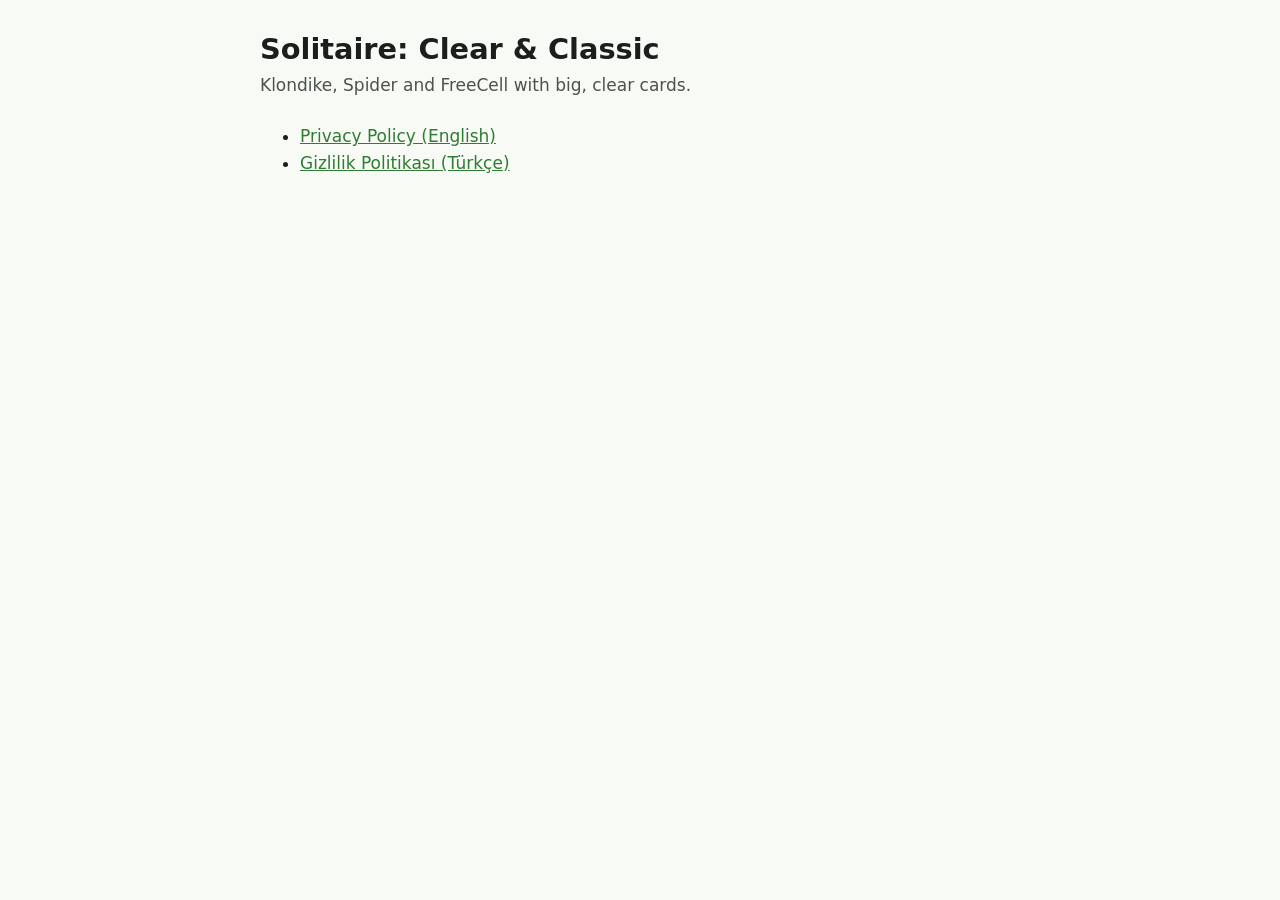
<file: index.html>
<!doctype html>
<html lang="en"><head><meta charset="utf-8"><meta name="viewport" content="width=device-width,initial-scale=1">
<title>Solitaire: Clear &amp; Classic</title><link rel="stylesheet" href="style.css"></head>
<body><main>
<h1>Solitaire: Clear &amp; Classic</h1>
<p class="meta">Klondike, Spider and FreeCell with big, clear cards.</p>
<ul>
<li><a href="privacy/">Privacy Policy (English)</a></li>
<li><a href="privacy/tr/">Gizlilik Politikası (Türkçe)</a></li>
</ul>
</main></body></html>
</file>
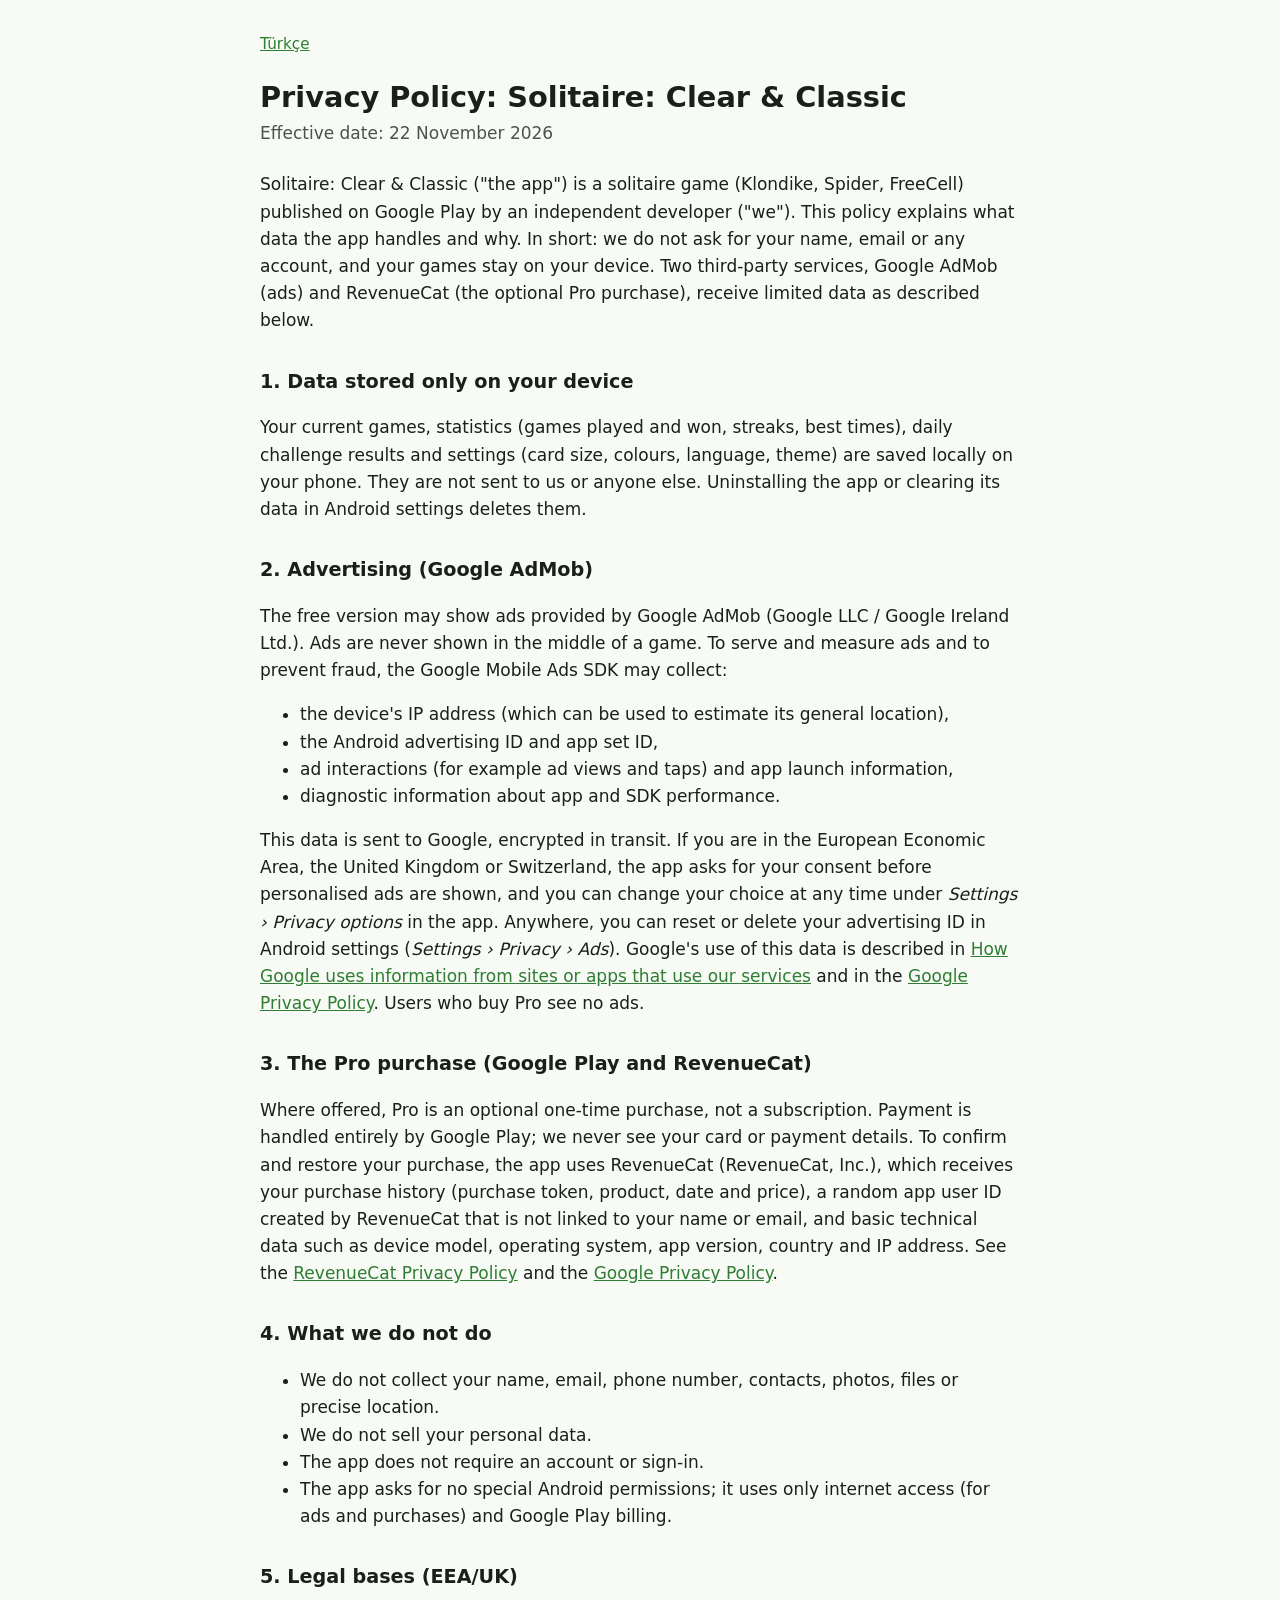
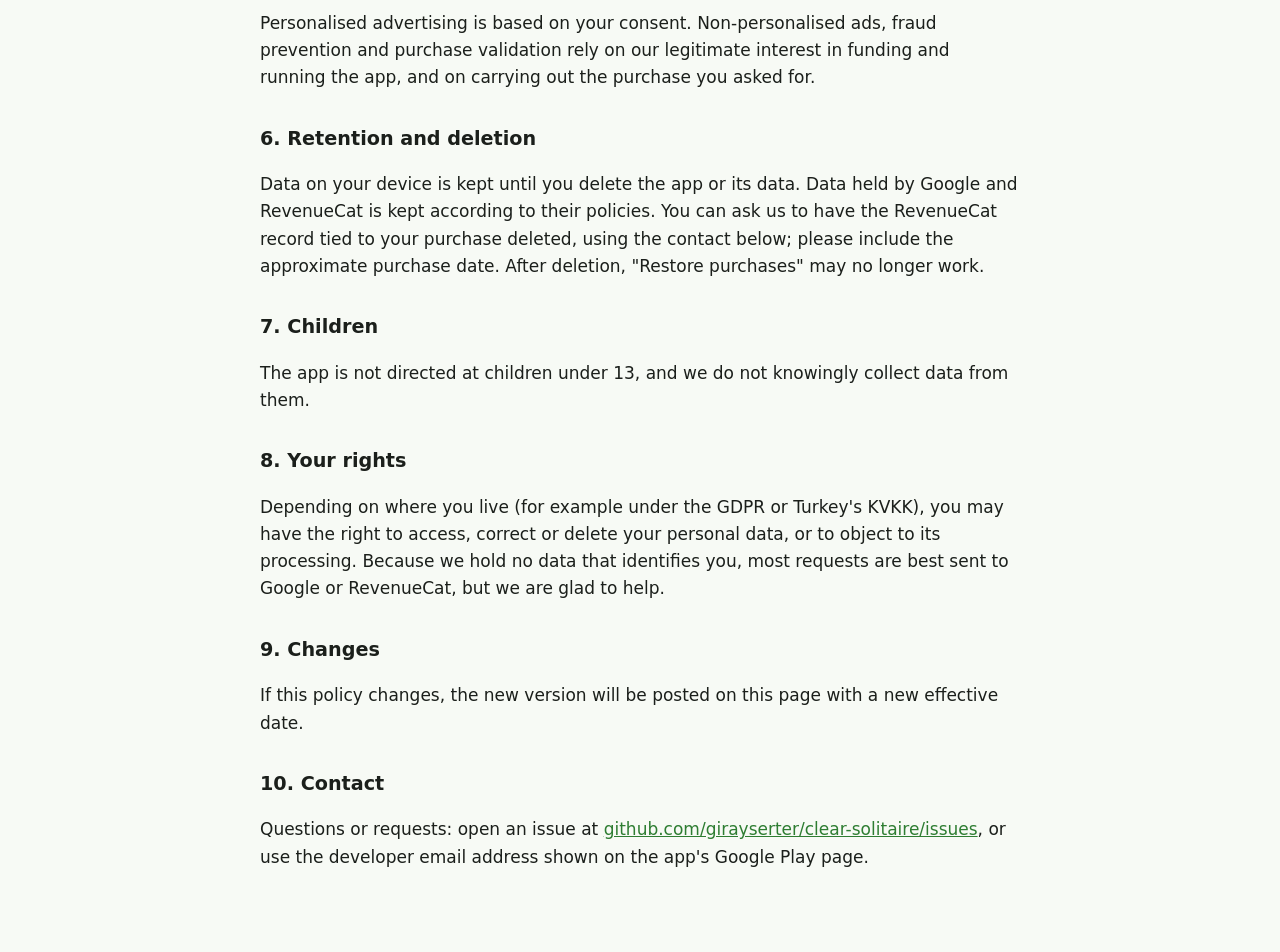
<file: privacy/index.html>
<!doctype html>
<html lang="en"><head><meta charset="utf-8"><meta name="viewport" content="width=device-width,initial-scale=1">
<title>Privacy Policy · Solitaire: Clear &amp; Classic</title><link rel="stylesheet" href="../style.css"></head>
<body><main>
<nav><a href="tr/">Türkçe</a></nav>
<h1>Privacy Policy: Solitaire: Clear &amp; Classic</h1>
<p class="meta">Effective date: 22 November 2026</p>

<p>Solitaire: Clear &amp; Classic ("the app") is a solitaire game (Klondike, Spider, FreeCell) published on Google Play by an independent developer ("we"). This policy explains what data the app handles and why. In short: we do not ask for your name, email or any account, and your games stay on your device. Two third-party services, Google AdMob (ads) and RevenueCat (the optional Pro purchase), receive limited data as described below.</p>

<h2>1. Data stored only on your device</h2>
<p>Your current games, statistics (games played and won, streaks, best times), daily challenge results and settings (card size, colours, language, theme) are saved locally on your phone. They are not sent to us or anyone else. Uninstalling the app or clearing its data in Android settings deletes them.</p>

<h2>2. Advertising (Google AdMob)</h2>
<p>The free version may show ads provided by Google AdMob (Google LLC / Google Ireland Ltd.). Ads are never shown in the middle of a game. To serve and measure ads and to prevent fraud, the Google Mobile Ads SDK may collect:</p>
<ul>
<li>the device's IP address (which can be used to estimate its general location),</li>
<li>the Android advertising ID and app set ID,</li>
<li>ad interactions (for example ad views and taps) and app launch information,</li>
<li>diagnostic information about app and SDK performance.</li>
</ul>
<p>This data is sent to Google, encrypted in transit. If you are in the European Economic Area, the United Kingdom or Switzerland, the app asks for your consent before personalised ads are shown, and you can change your choice at any time under <em>Settings › Privacy options</em> in the app. Anywhere, you can reset or delete your advertising ID in Android settings (<em>Settings › Privacy › Ads</em>). Google's use of this data is described in <a href="https://policies.google.com/technologies/partner-sites">How Google uses information from sites or apps that use our services</a> and in the <a href="https://policies.google.com/privacy">Google Privacy Policy</a>. Users who buy Pro see no ads.</p>

<h2>3. The Pro purchase (Google Play and RevenueCat)</h2>
<p>Where offered, Pro is an optional one-time purchase, not a subscription. Payment is handled entirely by Google Play; we never see your card or payment details. To confirm and restore your purchase, the app uses RevenueCat (RevenueCat, Inc.), which receives your purchase history (purchase token, product, date and price), a random app user ID created by RevenueCat that is not linked to your name or email, and basic technical data such as device model, operating system, app version, country and IP address. See the <a href="https://www.revenuecat.com/privacy">RevenueCat Privacy Policy</a> and the <a href="https://policies.google.com/privacy">Google Privacy Policy</a>.</p>

<h2>4. What we do not do</h2>
<ul>
<li>We do not collect your name, email, phone number, contacts, photos, files or precise location.</li>
<li>We do not sell your personal data.</li>
<li>The app does not require an account or sign-in.</li>
<li>The app asks for no special Android permissions; it uses only internet access (for ads and purchases) and Google Play billing.</li>
</ul>

<h2>5. Legal bases (EEA/UK)</h2>
<p>Personalised advertising is based on your consent. Non-personalised ads, fraud prevention and purchase validation rely on our legitimate interest in funding and running the app, and on carrying out the purchase you asked for.</p>

<h2>6. Retention and deletion</h2>
<p>Data on your device is kept until you delete the app or its data. Data held by Google and RevenueCat is kept according to their policies. You can ask us to have the RevenueCat record tied to your purchase deleted, using the contact below; please include the approximate purchase date. After deletion, "Restore purchases" may no longer work.</p>

<h2>7. Children</h2>
<p>The app is not directed at children under 13, and we do not knowingly collect data from them.</p>

<h2>8. Your rights</h2>
<p>Depending on where you live (for example under the GDPR or Turkey's KVKK), you may have the right to access, correct or delete your personal data, or to object to its processing. Because we hold no data that identifies you, most requests are best sent to Google or RevenueCat, but we are glad to help.</p>

<h2>9. Changes</h2>
<p>If this policy changes, the new version will be posted on this page with a new effective date.</p>

<h2>10. Contact</h2>
<p>Questions or requests: open an issue at <a href="https://github.com/girayserter/clear-solitaire/issues">github.com/girayserter/clear-solitaire/issues</a>, or use the developer email address shown on the app's Google Play page.</p>
</main></body></html>
</file>
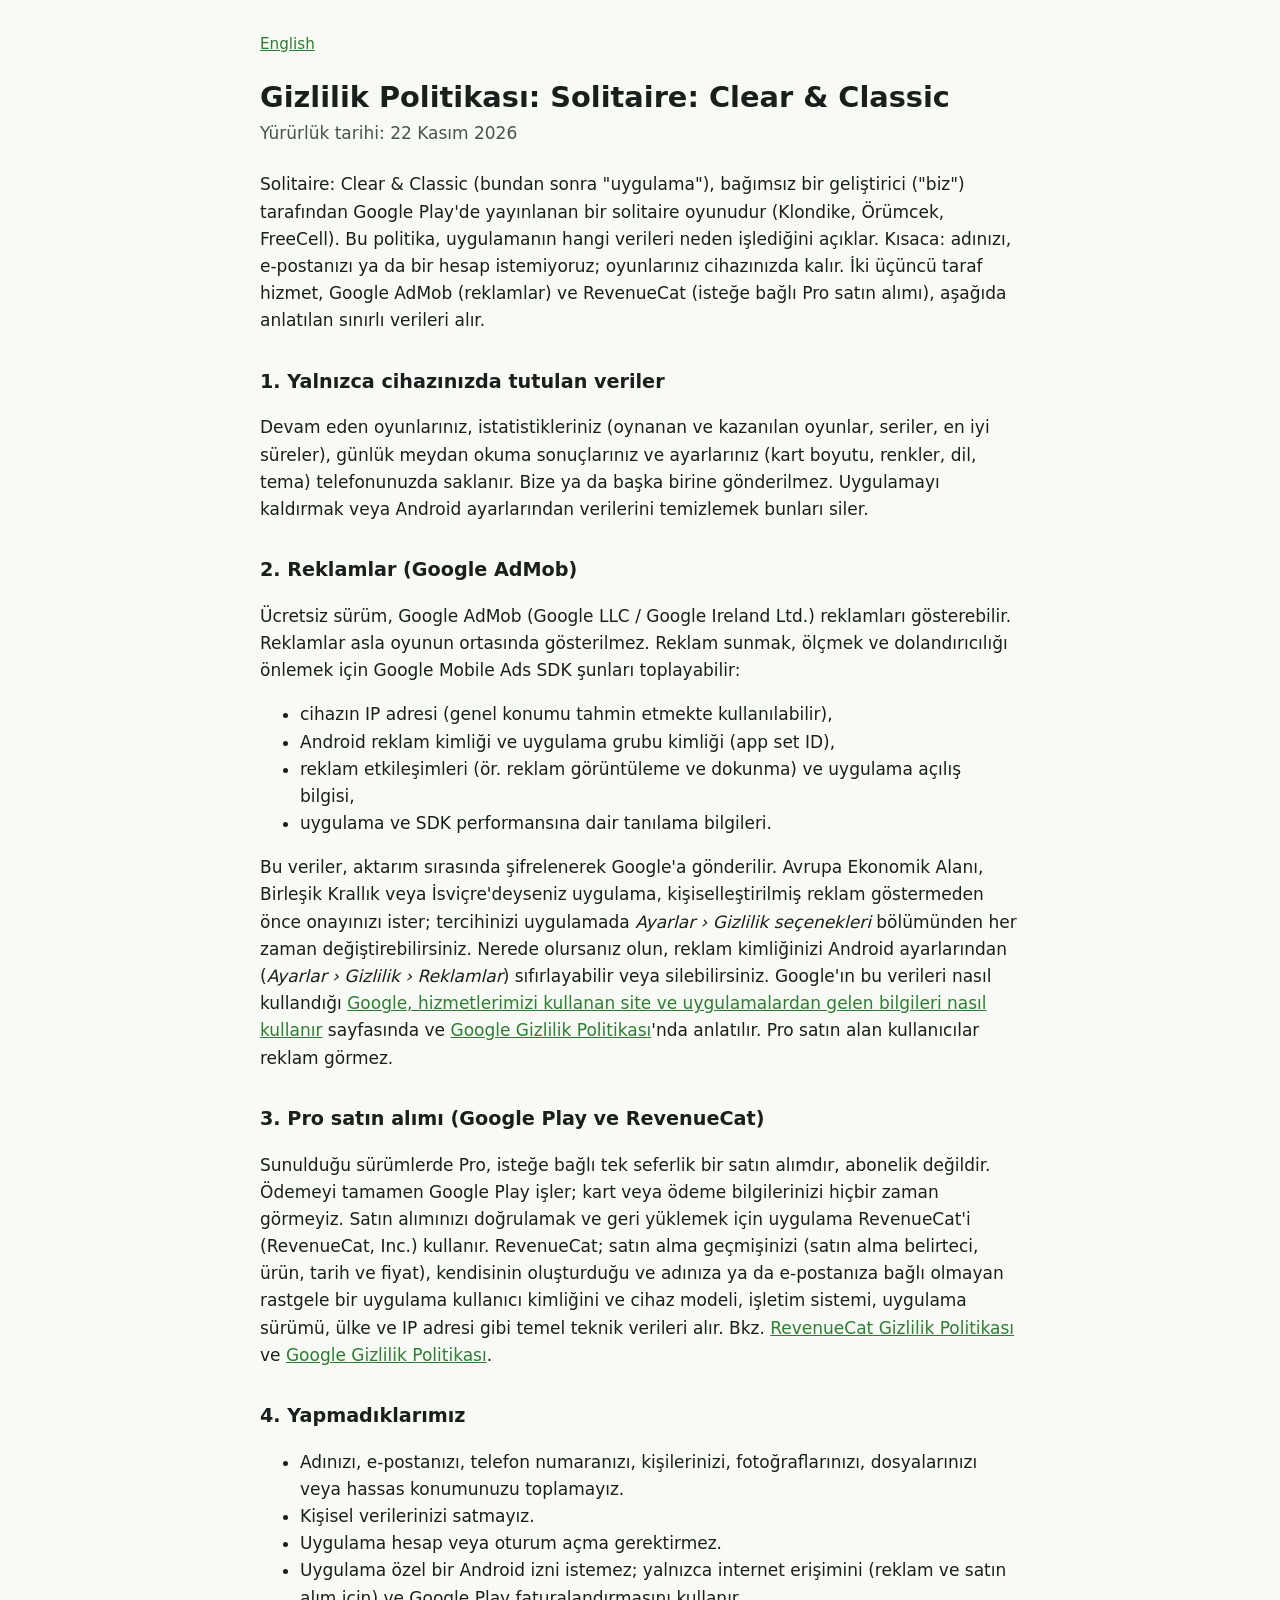
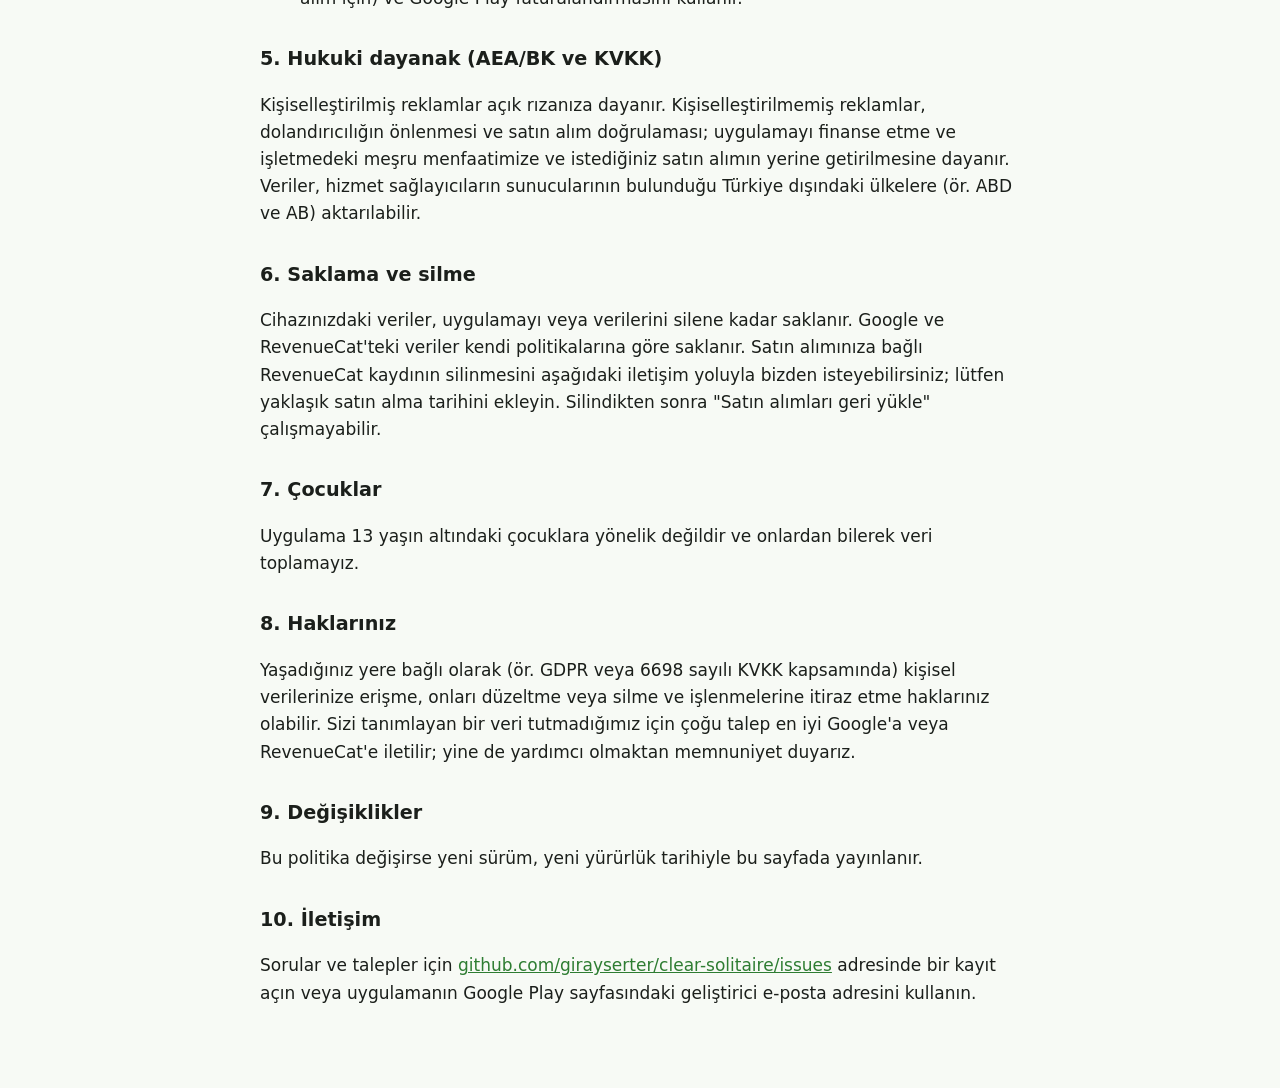
<file: privacy/tr/index.html>
<!doctype html>
<html lang="tr"><head><meta charset="utf-8"><meta name="viewport" content="width=device-width,initial-scale=1">
<title>Gizlilik Politikası · Solitaire: Clear &amp; Classic</title><link rel="stylesheet" href="../../style.css"></head>
<body><main>
<nav><a href="../">English</a></nav>
<h1>Gizlilik Politikası: Solitaire: Clear &amp; Classic</h1>
<p class="meta">Yürürlük tarihi: 22 Kasım 2026</p>

<p>Solitaire: Clear &amp; Classic (bundan sonra "uygulama"), bağımsız bir geliştirici ("biz") tarafından Google Play'de yayınlanan bir solitaire oyunudur (Klondike, Örümcek, FreeCell). Bu politika, uygulamanın hangi verileri neden işlediğini açıklar. Kısaca: adınızı, e-postanızı ya da bir hesap istemiyoruz; oyunlarınız cihazınızda kalır. İki üçüncü taraf hizmet, Google AdMob (reklamlar) ve RevenueCat (isteğe bağlı Pro satın alımı), aşağıda anlatılan sınırlı verileri alır.</p>

<h2>1. Yalnızca cihazınızda tutulan veriler</h2>
<p>Devam eden oyunlarınız, istatistikleriniz (oynanan ve kazanılan oyunlar, seriler, en iyi süreler), günlük meydan okuma sonuçlarınız ve ayarlarınız (kart boyutu, renkler, dil, tema) telefonunuzda saklanır. Bize ya da başka birine gönderilmez. Uygulamayı kaldırmak veya Android ayarlarından verilerini temizlemek bunları siler.</p>

<h2>2. Reklamlar (Google AdMob)</h2>
<p>Ücretsiz sürüm, Google AdMob (Google LLC / Google Ireland Ltd.) reklamları gösterebilir. Reklamlar asla oyunun ortasında gösterilmez. Reklam sunmak, ölçmek ve dolandırıcılığı önlemek için Google Mobile Ads SDK şunları toplayabilir:</p>
<ul>
<li>cihazın IP adresi (genel konumu tahmin etmekte kullanılabilir),</li>
<li>Android reklam kimliği ve uygulama grubu kimliği (app set ID),</li>
<li>reklam etkileşimleri (ör. reklam görüntüleme ve dokunma) ve uygulama açılış bilgisi,</li>
<li>uygulama ve SDK performansına dair tanılama bilgileri.</li>
</ul>
<p>Bu veriler, aktarım sırasında şifrelenerek Google'a gönderilir. Avrupa Ekonomik Alanı, Birleşik Krallık veya İsviçre'deyseniz uygulama, kişiselleştirilmiş reklam göstermeden önce onayınızı ister; tercihinizi uygulamada <em>Ayarlar › Gizlilik seçenekleri</em> bölümünden her zaman değiştirebilirsiniz. Nerede olursanız olun, reklam kimliğinizi Android ayarlarından (<em>Ayarlar › Gizlilik › Reklamlar</em>) sıfırlayabilir veya silebilirsiniz. Google'ın bu verileri nasıl kullandığı <a href="https://policies.google.com/technologies/partner-sites?hl=tr">Google, hizmetlerimizi kullanan site ve uygulamalardan gelen bilgileri nasıl kullanır</a> sayfasında ve <a href="https://policies.google.com/privacy?hl=tr">Google Gizlilik Politikası</a>'nda anlatılır. Pro satın alan kullanıcılar reklam görmez.</p>

<h2>3. Pro satın alımı (Google Play ve RevenueCat)</h2>
<p>Sunulduğu sürümlerde Pro, isteğe bağlı tek seferlik bir satın alımdır, abonelik değildir. Ödemeyi tamamen Google Play işler; kart veya ödeme bilgilerinizi hiçbir zaman görmeyiz. Satın alımınızı doğrulamak ve geri yüklemek için uygulama RevenueCat'i (RevenueCat, Inc.) kullanır. RevenueCat; satın alma geçmişinizi (satın alma belirteci, ürün, tarih ve fiyat), kendisinin oluşturduğu ve adınıza ya da e-postanıza bağlı olmayan rastgele bir uygulama kullanıcı kimliğini ve cihaz modeli, işletim sistemi, uygulama sürümü, ülke ve IP adresi gibi temel teknik verileri alır. Bkz. <a href="https://www.revenuecat.com/privacy">RevenueCat Gizlilik Politikası</a> ve <a href="https://policies.google.com/privacy?hl=tr">Google Gizlilik Politikası</a>.</p>

<h2>4. Yapmadıklarımız</h2>
<ul>
<li>Adınızı, e-postanızı, telefon numaranızı, kişilerinizi, fotoğraflarınızı, dosyalarınızı veya hassas konumunuzu toplamayız.</li>
<li>Kişisel verilerinizi satmayız.</li>
<li>Uygulama hesap veya oturum açma gerektirmez.</li>
<li>Uygulama özel bir Android izni istemez; yalnızca internet erişimini (reklam ve satın alım için) ve Google Play faturalandırmasını kullanır.</li>
</ul>

<h2>5. Hukuki dayanak (AEA/BK ve KVKK)</h2>
<p>Kişiselleştirilmiş reklamlar açık rızanıza dayanır. Kişiselleştirilmemiş reklamlar, dolandırıcılığın önlenmesi ve satın alım doğrulaması; uygulamayı finanse etme ve işletmedeki meşru menfaatimize ve istediğiniz satın alımın yerine getirilmesine dayanır. Veriler, hizmet sağlayıcıların sunucularının bulunduğu Türkiye dışındaki ülkelere (ör. ABD ve AB) aktarılabilir.</p>

<h2>6. Saklama ve silme</h2>
<p>Cihazınızdaki veriler, uygulamayı veya verilerini silene kadar saklanır. Google ve RevenueCat'teki veriler kendi politikalarına göre saklanır. Satın alımınıza bağlı RevenueCat kaydının silinmesini aşağıdaki iletişim yoluyla bizden isteyebilirsiniz; lütfen yaklaşık satın alma tarihini ekleyin. Silindikten sonra "Satın alımları geri yükle" çalışmayabilir.</p>

<h2>7. Çocuklar</h2>
<p>Uygulama 13 yaşın altındaki çocuklara yönelik değildir ve onlardan bilerek veri toplamayız.</p>

<h2>8. Haklarınız</h2>
<p>Yaşadığınız yere bağlı olarak (ör. GDPR veya 6698 sayılı KVKK kapsamında) kişisel verilerinize erişme, onları düzeltme veya silme ve işlenmelerine itiraz etme haklarınız olabilir. Sizi tanımlayan bir veri tutmadığımız için çoğu talep en iyi Google'a veya RevenueCat'e iletilir; yine de yardımcı olmaktan memnuniyet duyarız.</p>

<h2>9. Değişiklikler</h2>
<p>Bu politika değişirse yeni sürüm, yeni yürürlük tarihiyle bu sayfada yayınlanır.</p>

<h2>10. İletişim</h2>
<p>Sorular ve talepler için <a href="https://github.com/girayserter/clear-solitaire/issues">github.com/girayserter/clear-solitaire/issues</a> adresinde bir kayıt açın veya uygulamanın Google Play sayfasındaki geliştirici e-posta adresini kullanın.</p>
</main></body></html>
</file>
<file: style.css>
:root{--bg:#f7faf5;--fg:#1b1f1b;--muted:#4a544a;--accent:#2e7d32;--line:#d7e2d5}
@media (prefers-color-scheme:dark){:root{--bg:#121512;--fg:#e6ece5;--muted:#a9b5a8;--accent:#81c784;--line:#2b332b}}
body{margin:0;background:var(--bg);color:var(--fg);font:17px/1.6 system-ui,-apple-system,"Segoe UI",Roboto,sans-serif}
main{max-width:760px;margin:0 auto;padding:32px 16px 64px}
h1{font-size:1.8rem;line-height:1.25;margin:0 0 4px}
h2{font-size:1.2rem;margin:2rem 0 .5rem}
.meta{color:var(--muted);margin:0 0 1.5rem}
a{color:var(--accent)}
nav{margin-bottom:24px;font-size:.95rem}
</file>
